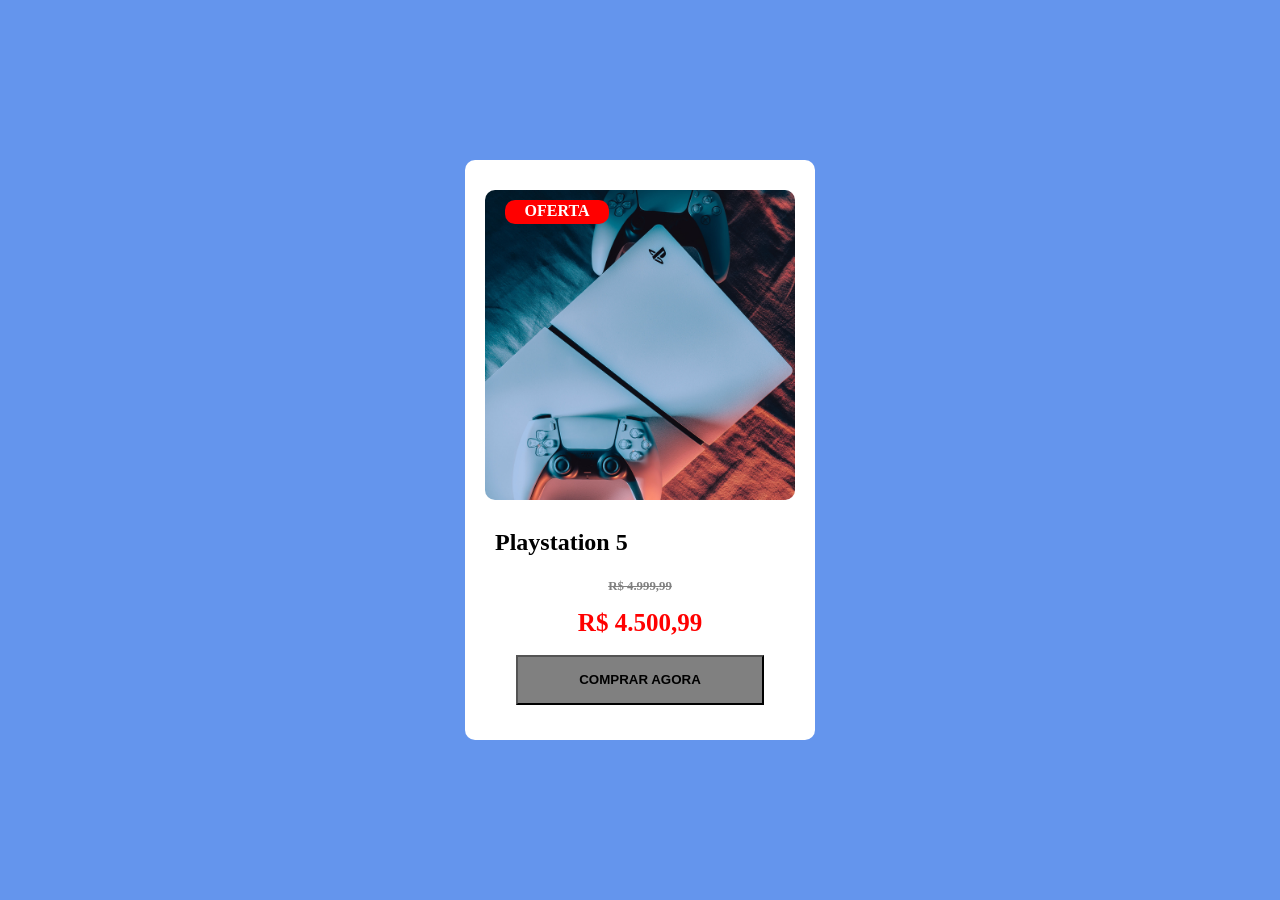
<file: projeto1/index.html>
<!DOCTYPE html>
<html lang="pt-br">
<head>
    <meta charset="UTF-8">
    <meta name="viewport" content="width=device-width, initial-scale=1.0">
    <title>Card de Produto</title>
    <link rel="stylesheet" href="style.css">
</head>
<body>
    <main>
        <div class="div-imagen">
            <img src="ps5.jpg" alt="Playstation 5">
            <span><b>OFERTA</b></span>
        </div>

        <h2>Playstation 5</h2>

        <p class="precocortado"><b>R$ 4.999,99</b></p>
        <p><b>R$ 4.500,99</b></p>

        <div class="center">
            <button class="conteudo"><b>COMPRAR AGORA</b></button>
        </div>
    </main>
</body>
</html>
</file>
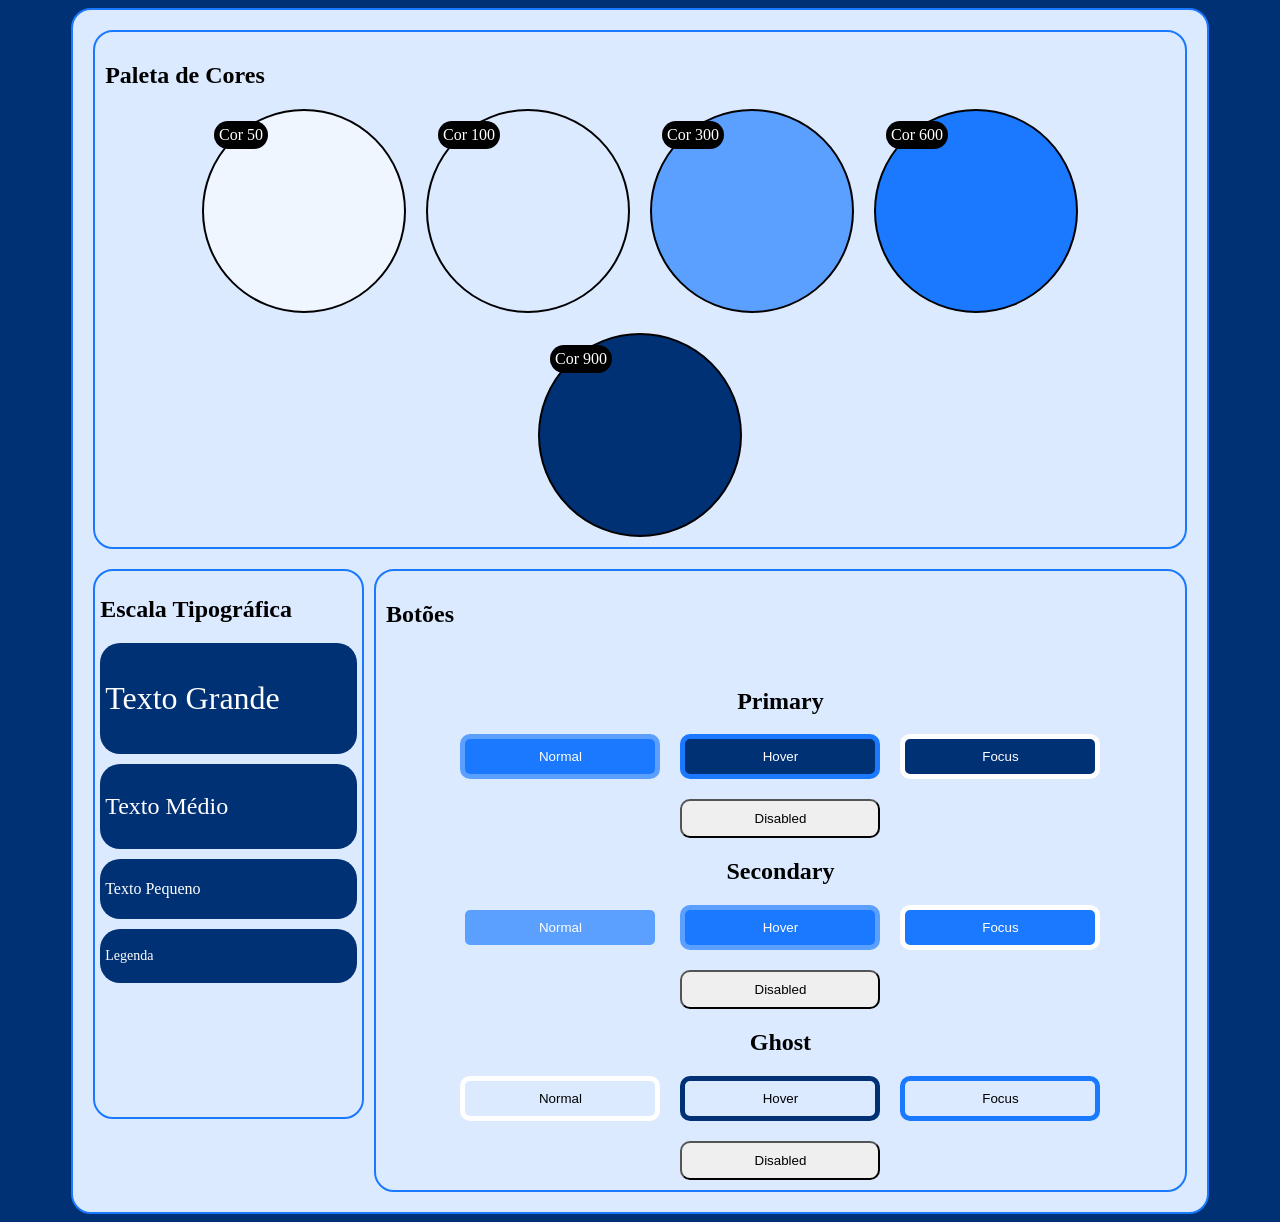
<file: projeto10/index.html>
<!DOCTYPE html>
<html lang="pt-br">
<head>
    <meta charset="UTF-8">
    <meta name="viewport" content="width=device-width, initial-scale=1.0">
    <title>Mini Design System</title>
    <link rel="stylesheet" href="style.css">
</head>
<body>
    <main>
        <section class="paleta">
            <h1>Paleta de Cores</h1>
            <div class="cores">
                <div class="quadrado" id="cor50"><label for="cor50">Cor 50</label></div>

                <div class="quadrado" id="cor100"><label for="cor100">Cor 100</label></div>
                
                <div class="quadrado" id="cor300"><label for="cor300">Cor 300</label></div>

                <div class="quadrado" id="cor600"><label for="cor600">Cor 600</label></div>
                
                <div class="quadrado" id="cor900"><label for="cor900">Cor 900</label></div>
                
            </div>
        </section>
        <section class="escalaEBotoes">
            <div class="escala">
                <h1>Escala Tipográfica</h1>
                <div class="texto" id="grande">
                    <p>Texto Grande</p>
                </div>
                <div class="texto" id="medio">
                    <p>Texto Médio</p>
                </div>
                <div class="texto" id="pequeno">
                    <p>Texto Pequeno</p>
                </div>
                <div class="texto" id="legenda">
                    <p>Legenda</p>
                </div>
            </div>
            <div class="botoes">
                <h1>Botões</h1>
                    <div class="osbotoes"></div>
                        <div id="primary">
                            <h2>Primary</h2>
                            <div class="meusbotoes">
                                <button class="normal">Normal</button>
                                <button class="hover">Hover</button>
                                <button class="focus">Focus</button>
                                <button class="disabled">Disabled</button>
                            </div>
                        </div>

                        <div id="secondary">
                            <h2>Secondary</h2>
                            <div class="meusbotoes">
                                <button class="normal">Normal</button>
                                <button class="hover">Hover</button>
                                <button class="focus">Focus</button>
                                <button class="disabled">Disabled</button>
                            </div>
                        </div>

                        <div id="ghost">
                            <h2>Ghost</h2>
                            <div class="meusbotoes">
                                <button class="normal">Normal</button>
                                <button class="hover">Hover</button>
                                <button class="focus">Focus</button>
                                <button class="disabled">Disabled</button>
                            </div>
                        </div>
                    </div>
            </div>
        </section>
    </main>
</body>
</html>
</file>
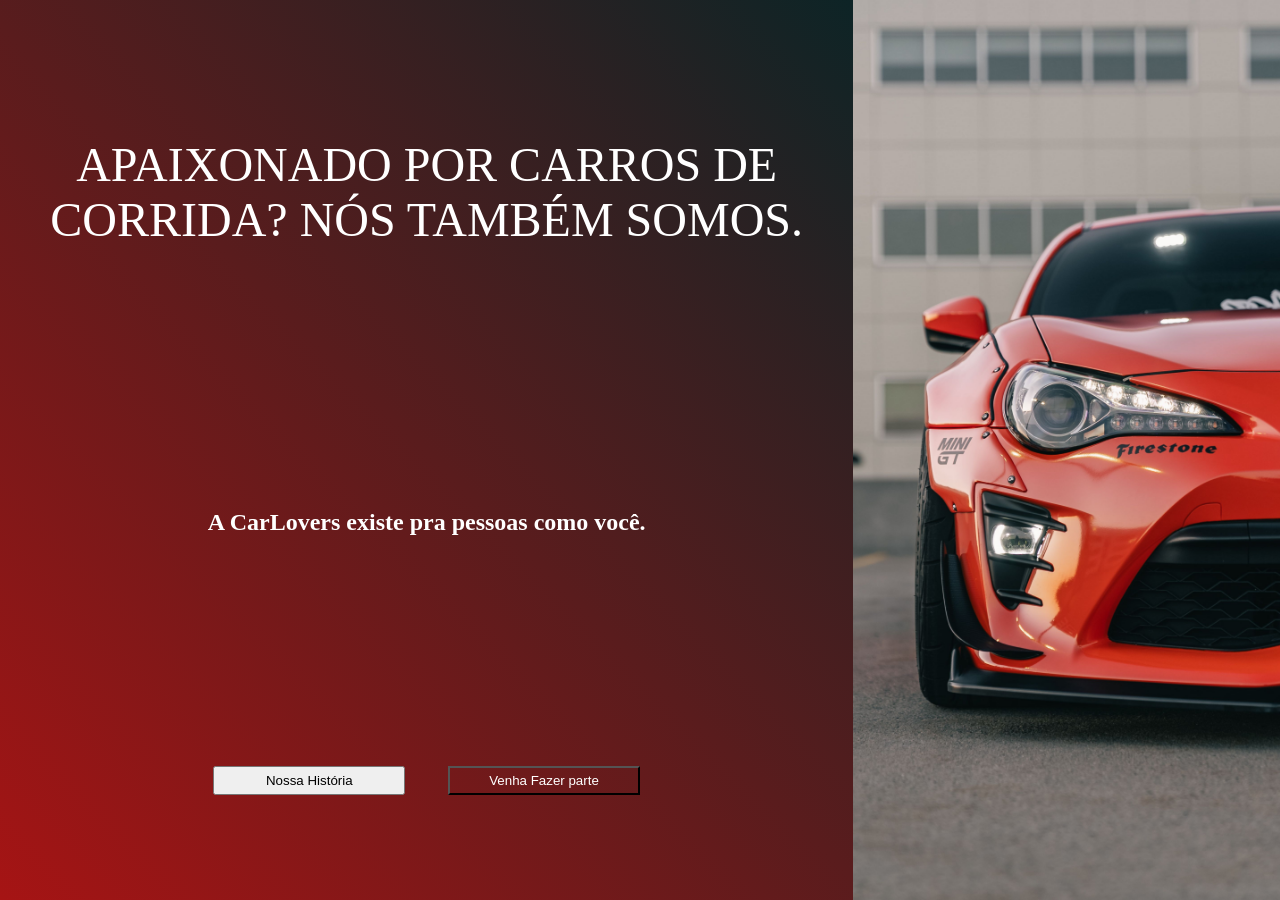
<file: projeto3/index.html>
<!DOCTYPE html>
<html lang="pt-br">
<head>
    <meta charset="UTF-8">
    <meta name="viewport" content="width=device-width, initial-scale=1.0">
    <link rel="stylesheet" href="style.css">
    <title>Hero Section</title>
</head>
<body>
    <main>
        <h1>APAIXONADO POR CARROS DE CORRIDA? NÓS TAMBÉM SOMOS.</h1>

        <h2>A CarLovers existe pra pessoas como você.</h2>

        <div class="buttons">
            <button class="filled">Nossa História</button>

            <button class="outline">Venha Fazer parte</button>
        </div>
    </main>
    <img src="carro.jpg" alt="Imagem de um carro">
</body>
</html>
</file>
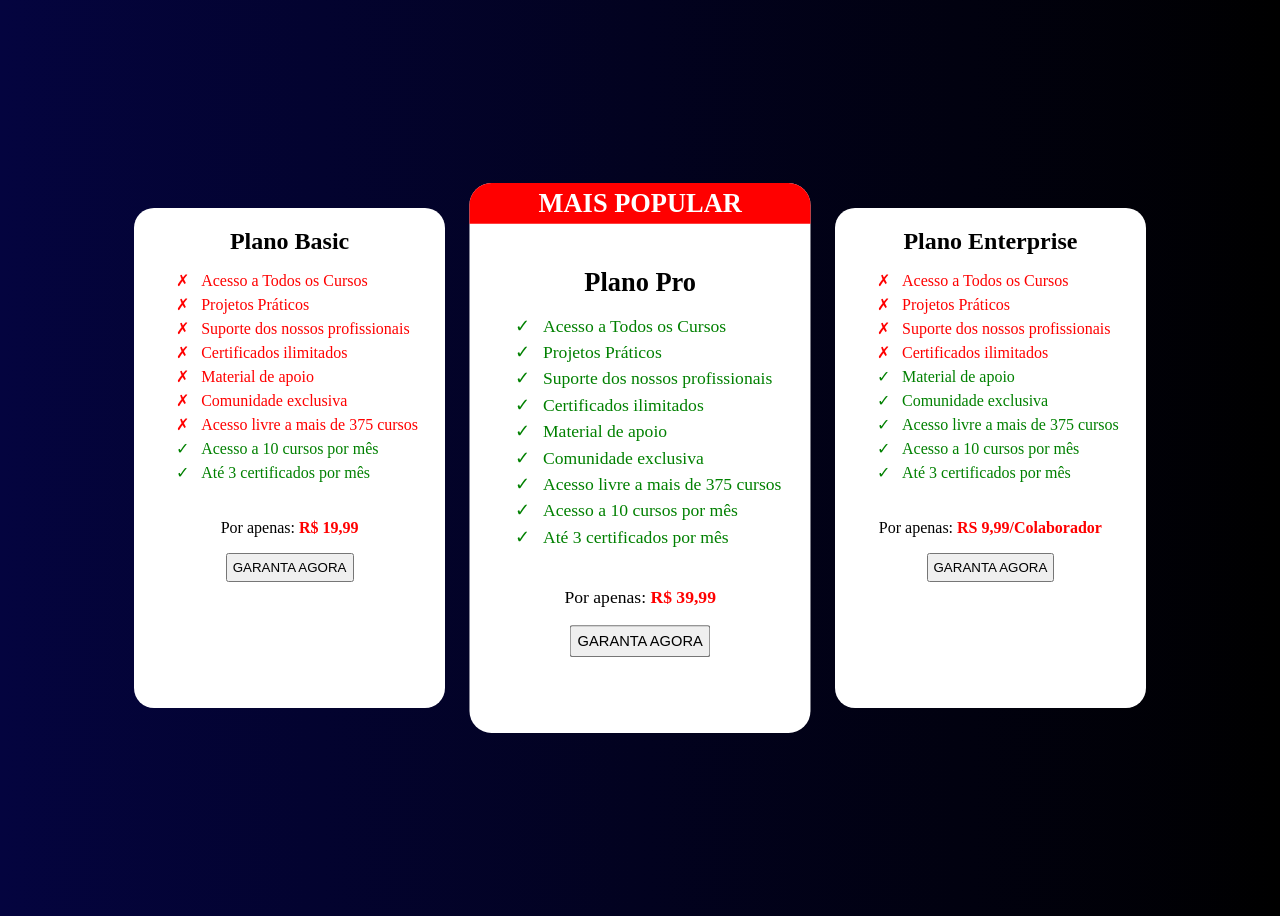
<file: projeto4/index.html>
<!DOCTYPE html>
<html lang="pt-br">
<head>
    <meta charset="UTF-8">
    <meta name="viewport" content="width=device-width, initial-scale=1.0">
    <title>Pricing Cards</title>
    <link rel="stylesheet" href="style.css">
</head>
<body>
    <main>
        <section>
            <h1>Plano Basic</h1>
            <ul>
                <li class="nao">Acesso a Todos os Cursos</li>
                <li class="nao">Projetos Práticos</li>
                <li class="nao">Suporte dos nossos profissionais</li>
                <li class="nao">Certificados ilimitados</li>
                <li class="nao">Material de apoio</li>
                <li class="nao">Comunidade exclusiva</li>
                <li class="nao">Acesso livre a mais de 375 cursos</li>
                <li class="sim">Acesso a 10 cursos por mês</li>
                <li class="sim">Até 3 certificados por mês</li>
            </ul>

            <p> Por apenas: <b>R$ 19,99</b></p>

            <button>GARANTA AGORA</button>
        </section>

        <section class="destaque">
            <h2>MAIS POPULAR</h2>

            <h1>Plano Pro</h1>

            <ul>
                <li class="sim">Acesso a Todos os Cursos</li>
                <li class="sim">Projetos Práticos</li>
                <li class="sim">Suporte dos nossos profissionais</li>
                <li class="sim">Certificados ilimitados</li>
                <li class="sim">Material de apoio</li>
                <li class="sim">Comunidade exclusiva</li>
                <li class="sim">Acesso livre a mais de 375 cursos</li>
                <li class="sim">Acesso a 10 cursos por mês</li> 
                <li class="sim">Até 3 certificados por mês</li>
            </ul>

            <p> Por apenas: <b>R$ 39,99</b></p>

            <button>GARANTA AGORA</button>
        </section>

        <section>
            <h1>Plano Enterprise</h1>

            <ul>
                <li class="nao">Acesso a Todos os Cursos</li>
                <li class="nao">Projetos Práticos</li>
                <li class="nao">Suporte dos nossos profissionais</li>
                <li class="nao">Certificados ilimitados</li>
                <li class="sim">Material de apoio</li>
                <li class="sim">Comunidade exclusiva</li>
                <li class="sim">Acesso livre a mais de 375 cursos</li>
                <li class="sim">Acesso a 10 cursos por mês</li>
                <li class="sim">Até 3 certificados por mês</li>
            </ul>

            <p> Por apenas: <b>RS 9,99/Colaborador</b></p>

            <button>GARANTA AGORA</button>
        </section>
    </main>
</body>
</html>
</file>
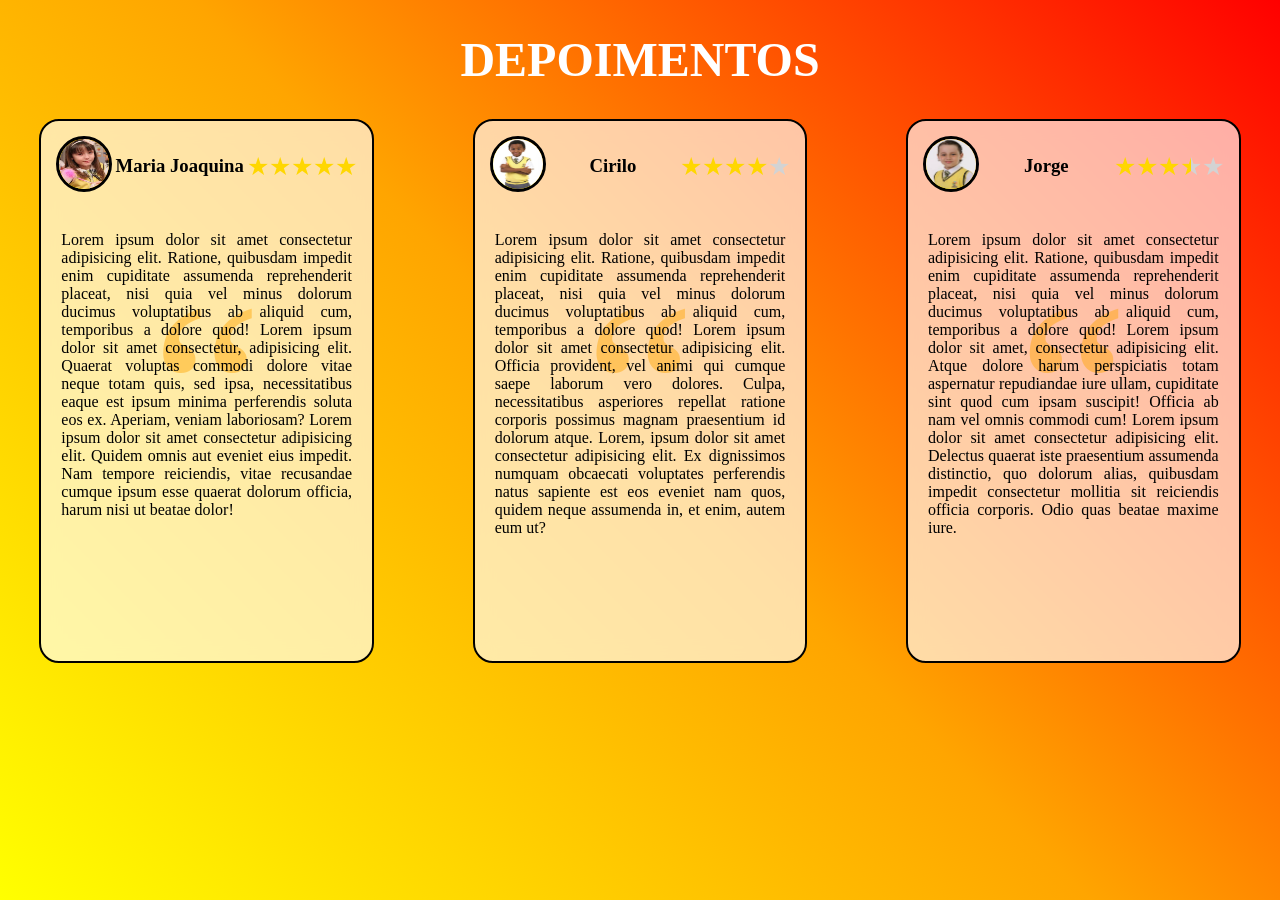
<file: projeto5/index.html>
<!DOCTYPE html>
<html lang="pt-br">
<head>
    <meta charset="UTF-8">
    <meta name="viewport" content="width=device-width, initial-scale=1.0">
    <title>Grade de Depoimentos</title>
    <link rel="stylesheet" href="style.css">
</head>
<body>
    <header>
        <h1>DEPOIMENTOS</h1>
    </header>
    <main>
        <section>
            <div class="usuario">
                <img src="mariajoaquina.jpg" alt="">
                <h3>Maria Joaquina</h3>
                <div class="rating">
                    <span>★</span>
                    <span>★</span>
                    <span>★</span>
                    <span>★</span>
                    <span>★</span>
                </div>
            </div>
            <div class="depoimento">
                <p>Lorem ipsum dolor sit amet consectetur adipisicing elit. Ratione, quibusdam impedit enim cupiditate assumenda reprehenderit placeat, nisi quia vel minus dolorum ducimus voluptatibus ab aliquid cum, temporibus a dolore quod!
                Lorem ipsum dolor sit amet consectetur, adipisicing elit. Quaerat voluptas commodi dolore vitae neque totam quis, sed ipsa, necessitatibus eaque est ipsum minima perferendis soluta eos ex. Aperiam, veniam laboriosam? Lorem ipsum dolor sit amet consectetur adipisicing elit. Quidem omnis aut eveniet eius impedit. Nam tempore reiciendis, vitae recusandae cumque ipsum esse quaerat dolorum officia, harum nisi ut beatae dolor!
                </p>
            </div>
        </section>
        <section>
            <div class="usuario">
                <img src="cirilo.jpg" alt="">
                <h3>Cirilo</h3>
                <div class="rating">
                    <span>★</span>
                    <span>★</span>
                    <span>★</span>
                    <span>★</span>
                    <span class="vazia">★</span>
                </div>
            </div>
            <div class="depoimento">
                <p>Lorem ipsum dolor sit amet consectetur adipisicing elit. Ratione, quibusdam impedit enim cupiditate assumenda reprehenderit placeat, nisi quia vel minus dolorum ducimus voluptatibus ab aliquid cum, temporibus a dolore quod! Lorem ipsum dolor sit amet consectetur adipisicing elit. Officia provident, vel animi qui cumque saepe laborum vero dolores. Culpa, necessitatibus asperiores repellat ratione corporis possimus magnam praesentium id dolorum atque. Lorem, ipsum dolor sit amet consectetur adipisicing elit. Ex dignissimos numquam obcaecati voluptates perferendis natus sapiente est eos eveniet nam quos, quidem neque assumenda in, et enim, autem eum ut?</p>
            </div>
        </section>
        <section>
            <div class="usuario">
                <img src="jorge.jpg" alt="">
                <h3>Jorge</h3>
                <div class="rating">
                    <span>★</span>
                    <span>★</span>
                    <span>★</span>
                    <span class="meia">★</span>
                    <span class="vazia">★</span>
                </div>
            </div>
            <div class="depoimento">
                <p>Lorem ipsum dolor sit amet consectetur adipisicing elit. Ratione, quibusdam impedit enim cupiditate assumenda reprehenderit placeat, nisi quia vel minus dolorum ducimus voluptatibus ab aliquid cum, temporibus a dolore quod! Lorem ipsum dolor sit amet, consectetur adipisicing elit. Atque dolore harum perspiciatis totam aspernatur repudiandae iure ullam, cupiditate sint quod cum ipsam suscipit! Officia ab nam vel omnis commodi cum! Lorem ipsum dolor sit amet consectetur adipisicing elit. Delectus quaerat iste praesentium assumenda distinctio, quo dolorum alias, quibusdam impedit consectetur mollitia sit reiciendis officia corporis. Odio quas beatae maxime iure.</p>
            </div>
        </section>
    </main>
</body>
</html>
</file>
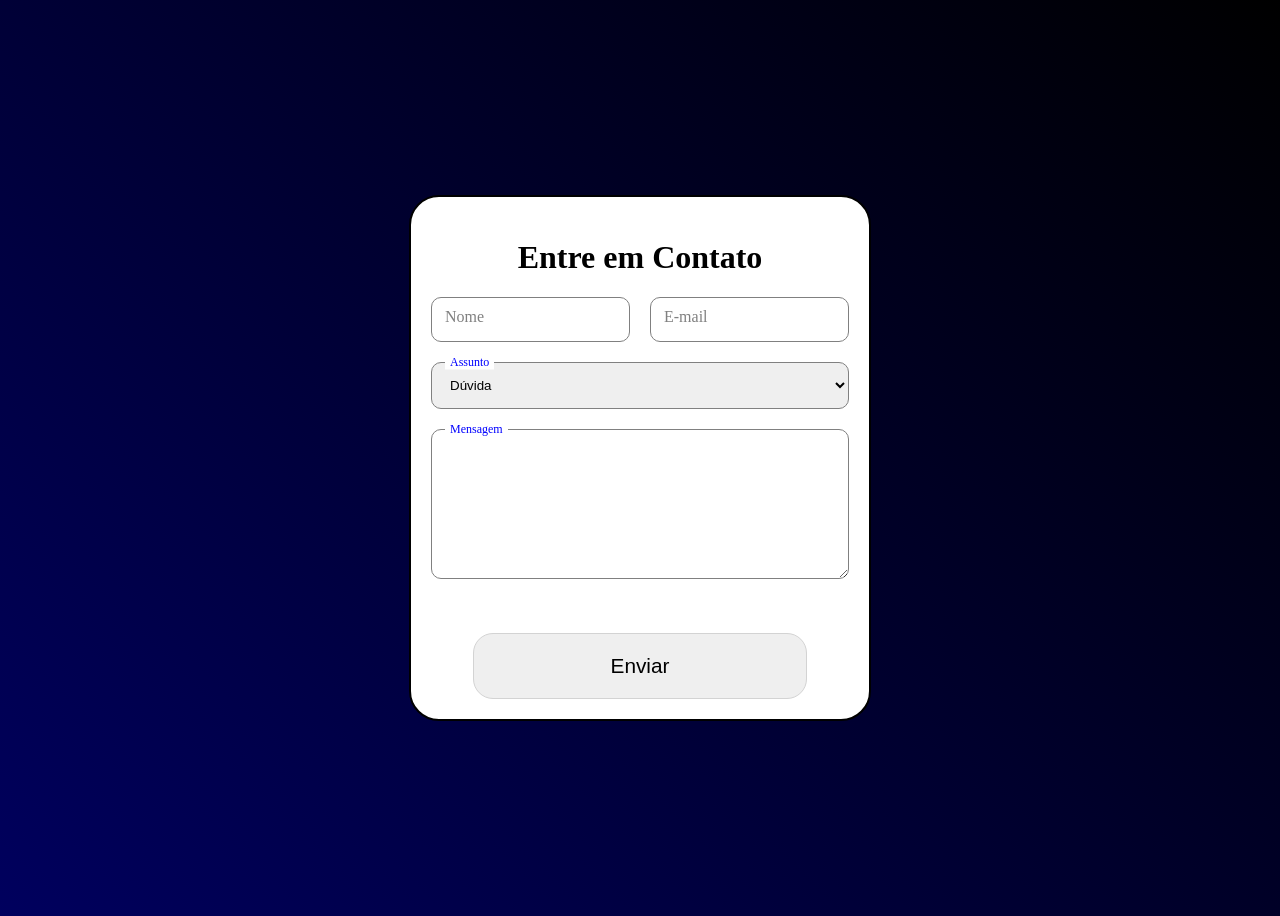
<file: projeto6/index.html>
<!DOCTYPE html>
<html lang="pt-br">
<head>
    <meta charset="UTF-8">
    <meta name="viewport" content="width=device-width, initial-scale=1.0">
    <title>Formulário de Contato</title>
    <link rel="stylesheet" href="style.css">
</head>
<body>
    <main>
        <h1>Entre em Contato</h1>
        <div class="contato">
            <div class="campo">
                <input type="text" id="nome" placeholder=" " required>
                <label for="nome">Nome</label>
            </div>
            <div class="campo">
                <input type="email" id="email" placeholder=" " required>
                <label for="email">E-mail</label>
            </div>
            <div class="campo">
                <select id="assunto" required>
                    <option value="duvida">Dúvida</option>
                    <option value="sugestao">Sugestão</option>
                    <option value="reclamacao">Reclamação</option>
                    <option value="outro">Outro</option>
                </select>
                <label for="assunto">Assunto</label>
            </div>
            <div class="campo">
                <textarea name="" id="mensagem"></textarea>
                <label for="mensagem">Mensagem</label>
            </div>
        </div>
        <button class="enviar">Enviar</button>
    </main>
</body>
</html>
</file>
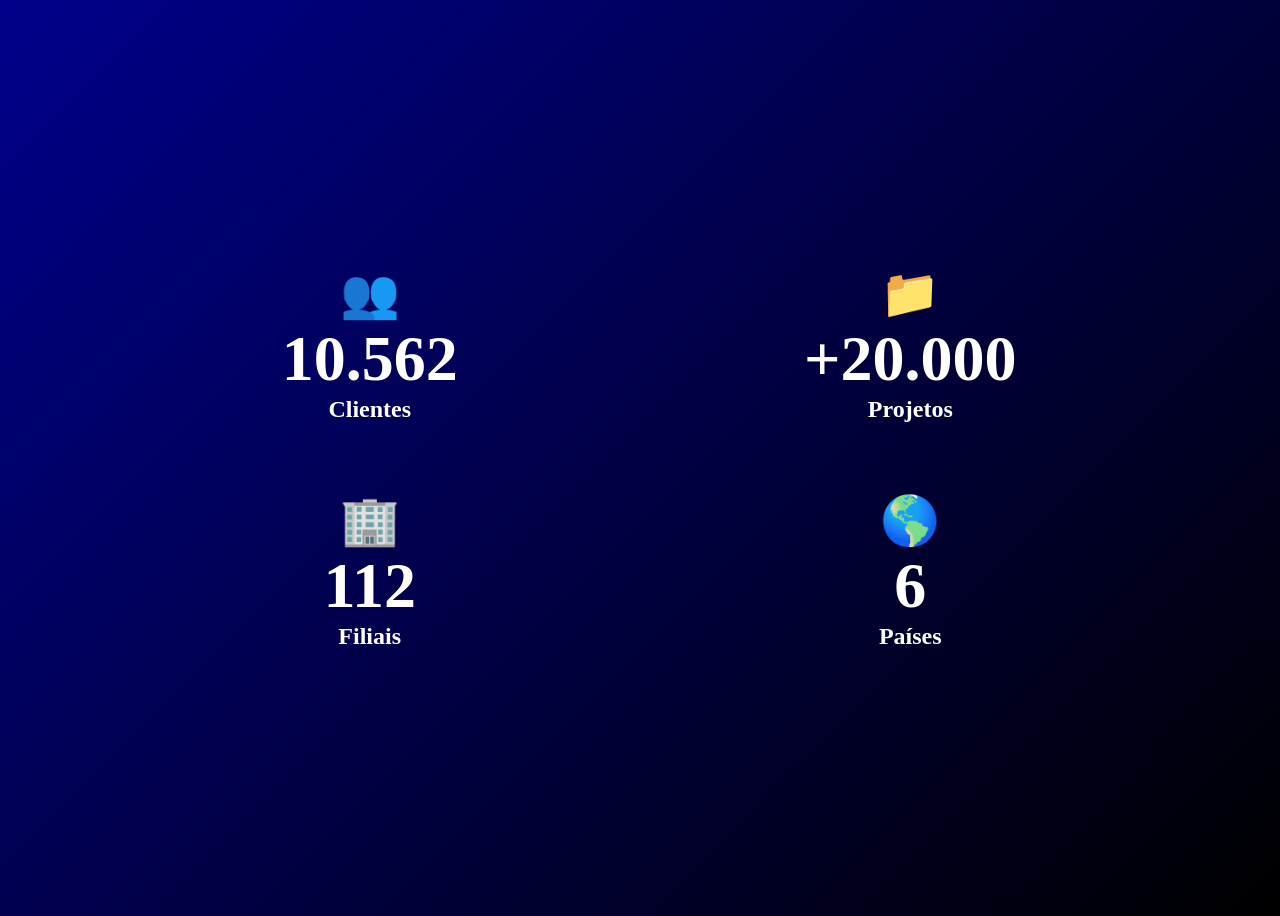
<file: projeto7/index.html>
<!DOCTYPE html>
<html lang="pt-br">
<head>
    <meta charset="UTF-8">
    <meta name="viewport" content="width=device-width, initial-scale=1.0">
    <title>Contadores Animados</title>
    <link rel="stylesheet" href="style.css">
</head>
<body>
    <main>
        <div>
            <div class="icone">👥</div>
            <h1 class="contador">10.562</h2>
            <h2>Clientes</h2>
        </div>
        <div>
            <div class="icone">📁</div>
            <h1 class="contador">+20.000</h2>
            <h2>Projetos</h2>
        </div>
        <div>
            <div class="icone">🏢</div>
            <h1 class="contador">112</h2>
            <h2>Filiais</h2>
        </div>
        <div>
            <div class="icone">🌎</div>
            <h1 class="contador">6</h2>
            <h2>Países</h2>
        </div>
    </main>
</body>
</html>
</file>
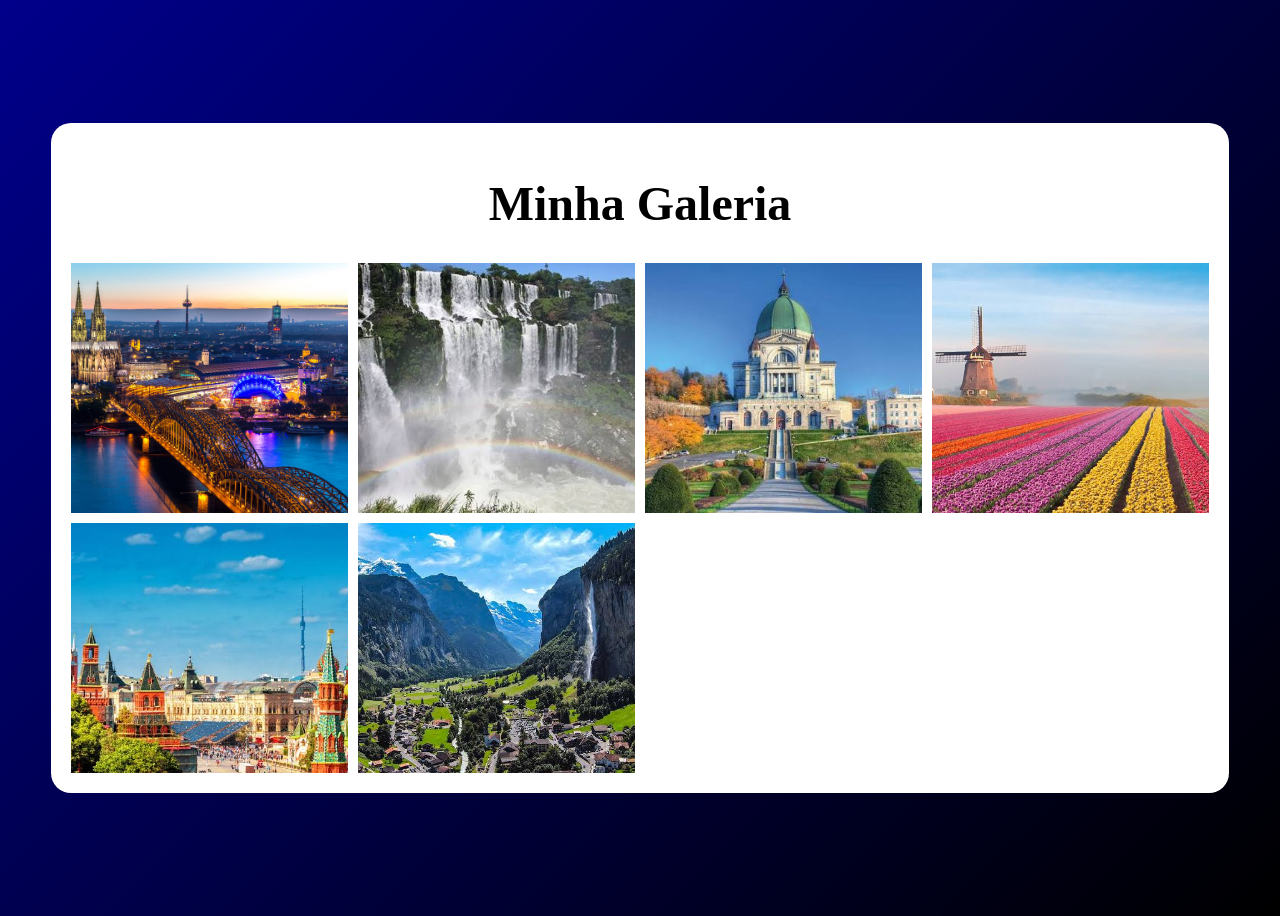
<file: projeto8/index.html>
<!DOCTYPE html>
<html lang="pt-br">
<head>
    <meta charset="UTF-8">
    <meta name="viewport" content="width=device-width, initial-scale=1.0">
    <title>Galeria de Imagens com Hover Effect</title>
    <link rel="stylesheet" href="style.css">
</head>
<body>
    <main>
        <h1>Minha Galeria</h1>
        <div class="galeria">
        <div class="imagem">
            <img src="alemanha.jpg" alt="">
            <p class="texto">Alemanha</p>
        </div>
        <div class="imagem">
            <img src="brasil.jpg" alt="">
            <p class="texto">Brasil</p>
        </div>
        <div class="imagem">
            <img src="canada.jpg" alt="">
            <p class="texto">Canadá</p>
        </div>
        <div class="imagem">
            <img src="holanda.jpg" alt="">
            <p class="texto">Holanda</p>
        </div>
        <div class="imagem">
            <img src="russia.jpg" alt="">
            <p class="texto">Rússia</p>
        </div>
        <div class="imagem">
            <img src="suica.jpg" alt="">
            <p class="texto">Suíça</p>
        </div>
        </div>
    </main>
</body>
</html>
</file>
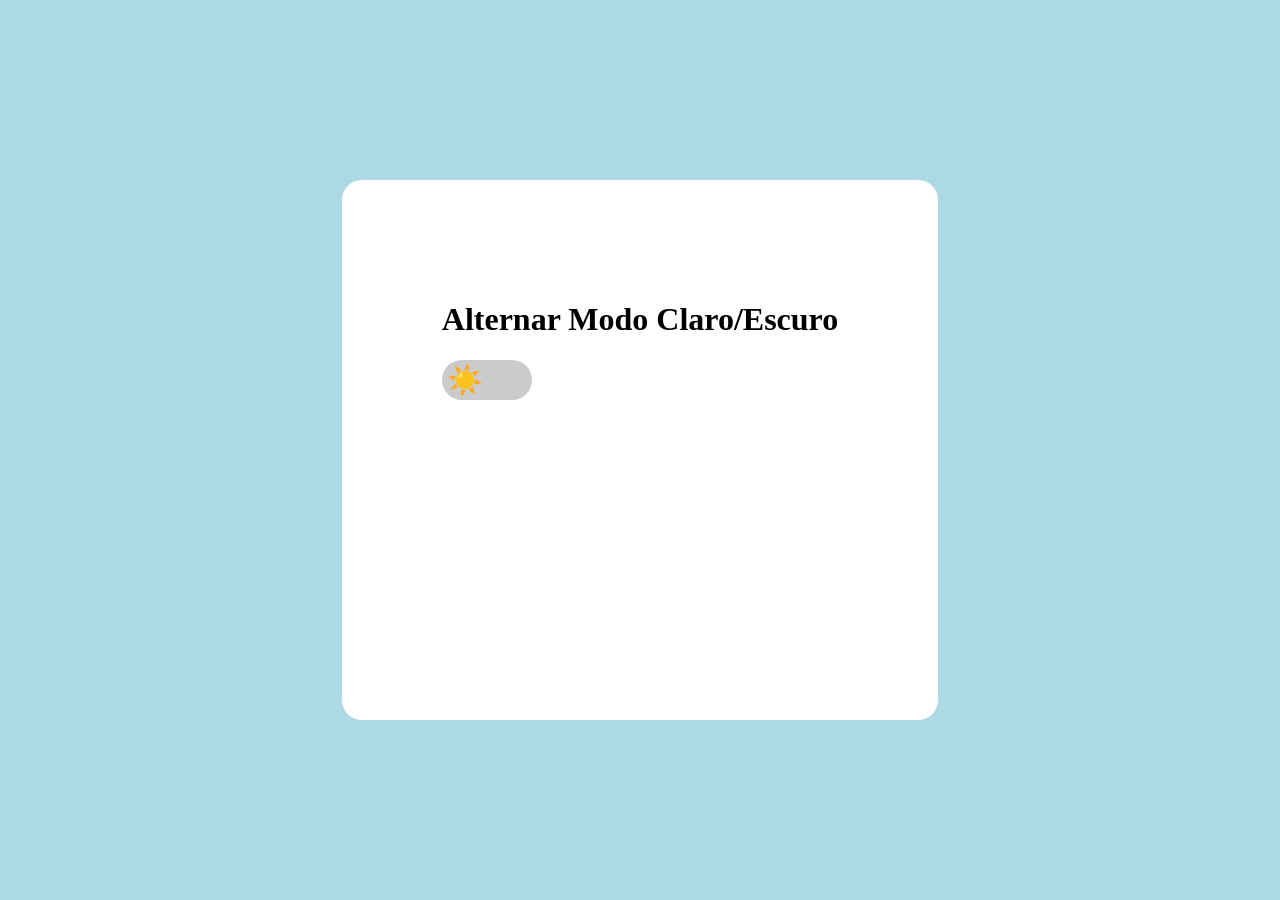
<file: projeto9/index.html>
<!DOCTYPE html>
<html lang="pt-br">
<head>
    <meta charset="UTF-8">
    <meta name="viewport" content="width=device-width, initial-scale=1.0">
    <title>Dark Mode</title>
    <link rel="stylesheet" href="style.css">
</head>
<body>
    <main>
        <h1>Alternar Modo Claro/Escuro</h1>
        <input type="checkbox" id="modo">
        <label for="modo"></label>
    </main>
</body>
</html>
</file>
<file: projeto1/style.css>
main {
    position: relative;
    border-radius: 10px;
    min-width: 100px;
    max-width: 400px;
    height: 60%;
    background-color: white;
    display: grid;
    justify-content: center;
    padding: 20px;
}

main:hover {
    transform: translateY(-10px);
}

body {
    margin: auto;
    display: flex;
    justify-content: center;
    align-items: center;
    background-color: cornflowerblue;
    height: 100vh;
}

img {
    margin-top: 10px;
    width: 310px;
    aspect-ratio: 1 / 1;
    object-fit: cover;
    margin-bottom: 0;
    border-radius: 10px;
}


h2 {
    padding-left: 10px;
    margin-top: 10px;
    margin-bottom: 0;
}

p {
    display: flex;
    font-size: 25px;
    color: red;
    justify-content: center;
    align-items: center;
    margin-top: 0;
    margin-bottom: 10px;
}

button {
    width: 80%;
    height: 50px;
    background-color: grey;
}

button:hover {
    color: white;
    background-color: green;
    transform: scaleX(1.15);
    box-shadow: 0 5px 25px black;
}

span {
    height: 20px;
    width: 100px;
    padding: 2px;
    background-color: red;
    position: absolute;
    top: 40px;
    left: 40px;
    border-radius: 10px;
    color: white;
    display: flex;
    justify-content: center;
}

.center {
    display: flex;
    justify-content: center;
}

.precocortado {
    margin-top: 0;
    margin-bottom: 0;
    color: grey;
    text-decoration: line-through;
    font-size: 80%;
}
</file>
<file: projeto10/style.css>
:root {
    --1cor-50: hsl(215, 100%, 97%);
    --1cor-100: hsl(215, 100%, 93%);
    --1cor-300: hsl(215, 100%, 68%);
    --1cor-600: hsl(215, 100%, 55%);
    --1cor-900: hsl(215, 100%, 23%);

    --grande: 2rem;
    --medio: 1.5rem;
    --pequeno: 1rem;
    --legenda: 0.875rem;
}


body {
    min-height: 100vh;
    display: flex;
    justify-content: center;
    align-items: center;
    background-color: var(--1cor-900);
}

main {
    min-height: 90vh;
    width: 90%;
    padding: 20px;
    border-radius: 20px;
    border: 2px solid var(--1cor-600);
    box-sizing: border-box;
    background-color: var(--1cor-100);
}

.paleta {
    padding: 10px;
    box-sizing: border-box;
    border-radius: 20px;
    border: 2px solid var(--1cor-600);
    margin-bottom: 20px;
}

.cores {
    display: flex;
    flex-wrap: wrap;
    justify-content: center;
    gap: 20px;
}

#cor50 {
    background-color: var(--1cor-50);
}

#cor100 {
    background-color: var(--1cor-100);
}

#cor300 {
    background-color: var(--1cor-300);
}

#cor600 {
    background-color: var(--1cor-600);
}

#cor900 {
    background-color: var(--1cor-900);
}

.quadrado {
    position: relative;
    border: 2px solid black;
    height: 200px;
    width: 200px;
    border-radius: 360px;
}

label {
    position: absolute;
    left: 10px;
    top: 10px;
    background-color: black;
    color: white;
    padding: 5px;
    border-radius: 20px;
}

@media(max-width:768px) {

    .quadrado {
        height: 100px;
        width: 100px;
    }

    .escalaEBotoes {
        display: flex;
        flex-wrap: wrap;
    }

    .botoes {
    }
}

#grande p {
    font-size: var(--grande);
}

#medio p {
    font-size: var(--medio);
}

#pequeno p {
    font-size: var(--pequeno);
}

#legenda p {
    font-size: var(--legenda);
}

.texto {
    padding: 5px;
    margin-bottom: 10px;
    background-color: var(--1cor-900);
    border-radius: 20px;
    color: white;
}

.escala {
    display: inline-block;
    padding: 5px;
    box-sizing: border-box;
    border-radius: 20px;
    border: 2px solid var(--1cor-600);
    max-height: 550px;
}

.botoes {
    display: inline-block;
    padding: 10px;
    box-sizing: border-box;
    border-radius: 20px;
    border: 2px solid var(--1cor-600);
}

.escalaEBotoes {
    display: grid;
    gap: 10px;
    grid-template-columns: 0.5fr 1.5fr;
}

.meusbotoes {
    display: flex;
    flex-wrap: wrap;
    justify-content: center;
    gap: 20px;
}

button {
    padding: 10px;
    width: 200px;
    border-radius: 10px;
}

h2 {
    text-align: center;
}

.osbotoes {
    padding: 10px;
}

#primary .normal {
    background-color: var(--1cor-600);
    border: 5px solid var(--1cor-300);
    color: white;
}

#primary .hover {
    background-color: var(--1cor-900);
    border: 5px solid var(--1cor-600);
    color: white;
}

#primary .focus {
    background-color: var(--1cor-900);
    color: white;
    border: 5px solid white;
}

#secondary .normal {
    background-color: var(--1cor-300);
    border: 5px solid var(--1cor-100);
    color: white;
}

#secondary .hover {
    background-color: var(--1cor-600);
    border: 5px solid var(--1cor-300);
    color: white;
}

#secondary .focus {
    background-color: var(--1cor-600);
    color: white;
    border: 5px solid white;
}

button:hover {
    cursor: pointer;
}

#ghost .normal {
    background-color: transparent;
    border: 5px solid white;
}

#ghost .hover {
    background-color: transparent;
    border: 5px solid var(--1cor-900);
}

#ghost .focus {
    background-color: transparent;
    border: 5px solid var(--1cor-600);
}

button:active {
    transform: scale(1.1);
}
</file>
<file: projeto3/style.css>
@font-face {
  font-family: 'Fonte';
  src: url('PLANK___.TTF') format('truetype');
  font-weight: normal;
  font-style: normal;
}

body {
    display: grid;
    margin: 0;
    grid-template-columns: 2fr 1fr;
    height: 100vh;
}

main {
    grid-column: 1;
    background-image: linear-gradient(45deg, #A61414, #0D2426);
    display: grid;
    align-items: center;
    justify-content: center;
    grid-template-rows: auto auto auto;
}

h1 {
    color: white;
    font-weight: 100;
    text-align: center;
    font-size: 300%;
    grid-row: 1;
}

h2 {
    color: white;
    text-align: center;
    grid-row: 2;
}

button {
    padding: 5px;
}

button:hover {
    transform: scale(1.25);
    box-shadow: 2px 2px black;
}

.buttons {
    padding-left: 25%;
    padding-right: 25%;
    grid-row: 3;
    display: grid;
    grid-template-columns: 1fr 1fr;
    gap: 10%;
}

.outline {
    background-color: transparent;
    color: white;
}

img {
    grid-column: 2;
    object-fit: cover;
    aspect-ratio: 1 / 1;
    width: 100%;
    height: 100vh;
}

@media (max-width: 768px) {

    body {
        grid-template-columns: 1fr;
        grid-template-rows: auto auto;
        height: auto;
    }

    main {
        grid-column: 1;
        grid-row: 1;
        min-height: 500px;
    }

    img {
        grid-column: 1;
        grid-row: 2;
        object-fit: cover;
        width: 100%;
        height: 325px;
    }

    h1 {
        font-size: 200%;
    }

}
</file>
<file: projeto4/style.css>
body {
    background-image: linear-gradient(to right, rgb(4, 4, 63), black);
    height: 100vh;
    display: flex;
    align-items: center;
}

main {
    width: 90%;
    display: grid;
    grid-template-columns: repeat(auto-fit, minmax(300px, 1fr));
    gap: 40px;
    align-items: center;
    margin: auto;
    padding: 10%;
}

section {
    max-width: 320px;
    height: 500px;
    background-color: white;
    border-radius: 20px;
    display: flex;
    flex-direction: column;
    align-items: center;
}

section:hover {
    box-shadow: 0px 10px 30px grey;
}

section:hover h1 {
    text-decoration: underline;
}

.destaque {
    transform: scale(1.1);
}

h1 {
    text-align: center;
    margin-bottom: 0;
}

h2 {
    width: 100%;
    margin-top: 0;
    text-align: center;
    background-color: red;
    border-top-left-radius: 20px;
    border-top-right-radius: 20px;
    padding-bottom: 5px;
    padding-top: 5px;
    color: white;
}

li {
    margin-bottom: 5px;
}

ul li.sim {
    list-style-type: "✓   ";
    color: green;
}

ul li.nao {
    color: red;
    text-decoration: dashed;
    list-style-type: "✗   ";
}

.preco {
    color: red;
    transform: scale(1.5);
}

b {
    color: red;
}

button {
    padding: 5px;
}

button:hover {
    background-color: green;
    color: white;
    transform: scale(1.1);
    box-shadow: 0px 10px 10px black;
}
</file>
<file: projeto5/style.css>
body {
    background-image: linear-gradient(45deg, yellow, orange, red);
    margin: 0;
    min-height: 100vh;
    height: auto;
}

header {
    display: flex;
    justify-content: center;
    text-align: center;
    align-items: center;
    height: 30%;
}

h1 {
    font-size: 300%;
    color: white;
}

main {
    min-height: 60vh;
    display: grid;
    grid-template-columns: 1fr 1fr 1fr;
    justify-items: center;
    gap: 20px;
}

section {
    background: rgba(255, 255, 255, 0.65);
    backdrop-filter: blur(10px);
    -webkit-backdrop-filter: blur(10px);

    min-height: 400px;
    margin-bottom: 20px;
    min-height: 100%;
    height: auto;
    width:  80%;
    border: 2px solid black;
    border-radius: 20px;
}

@media(max-width: 768px) {

    main {
        grid-template-columns: 1fr;
    }
}

.usuario {
    display: flex;
    grid-template-columns: 20% 30% 50%;
    padding: 15px;
    justify-content: space-between;
    flex-wrap: wrap;
}

img {
    border: 3px solid black;
    background: linear-gradient(45deg, yellow, orange);
    overflow: hidden;
    border-radius: 100%;
    height: 50px;
    width: 50px;
}

.rating {
    display: flex;
    align-items: center;
    justify-content: flex-end;
}

span {
    color: gold;
    font-size: 25px;
}

.depoimento {
    margin: 20px;
    text-align: justify;
}

.depoimento::before {
    content: "“";
    position: absolute;

    top: 50%;
    left: 50%;

    transform: translate(-50%, -50%);

    font-size: 250px;
    color: rgba(255, 165, 0, 0.45);

    z-index: -1;
}

.vazia {
    color: lightgray;
}

.meia {
    background: linear-gradient(to right, gold 50%, lightgray 50%);
    background-clip: text;
    -webkit-background-clip: text;
    color: transparent;
}
</file>
<file: projeto6/style.css>
body {
    min-height: 100vh;
    display: flex;
    align-items: center;
    justify-content: center;
    background-image: linear-gradient(45deg, rgb(0, 0, 94), black);
}

main {
    background-color: white;
    padding: 20px;
    border-radius: 30px;
    border: 2px solid black;
    text-align: center;
}

.contato {
    display: grid;
    grid-template-columns: 1fr 1fr;
    gap: 20px;
}

.campo {
    position: relative;
}

.campo input, .campo select, .campo textarea {
    width: 100%;
    padding: 14px;

    box-sizing: border-box;

    border: 1px solid grey;
    border-radius: 10px;
}

.campo label {
    position: absolute;
    left: 14px;
    top: 20px;

    transform: translateY(-50%);

    color: grey;
    background: transparent;

    pointer-events: none;

    transition: 0.2s ease;
}

.campo input:focus,
.campo select:focus,
.campo textarea:focus {
    border-color: blue;
    box-shadow: 0 0 8px lightblue;
    outline: none;
}

.campo input:focus + label,
.campo input:not(:placeholder-shown) + label {
    top: 0;
    transform: translateY(-50%);
    font-size: 12px;
    color: blue;
    background: white;
    padding: 0 5px;
}

.campo select:focus + label,
.campo select:not(:placeholder-shown) + label {
    top: 0;
    transform: translateY(-50%);
    font-size: 12px;
    color: blue;
    background: white;
    padding: 0 5px;
}

.campo textarea:focus + label,
.campo textarea:not(:placeholder-shown) + label {
    top: 0;
    transform: translateY(-50%);
    font-size: 12px;
    color: blue;
    background: white;
    padding: 0 5px;
}

input:valid {
    color: lightgreen;
}

input:invalid {
    color: rgb(244, 75, 75);
}

.campo:has(#assunto) {
    grid-column: 1 / 3;
    text-align: left;

    select {
        width: 100%;
        box-sizing: border-box;
    }
}


.campo:has(#mensagem) {
    grid-column: 1 / 3;
    text-align: left;

    textarea {
        width: 100%;
        height: 150px;
        box-sizing: border-box;
    }
}

button {
    width: 80%;
    border: 1px solid lightgrey;
    border-radius: 20px;
    padding: 20px;
    margin-top: 50px;
    font-size: 130%;
}

button:hover {
    background-color: darkblue;
    color: white;
}

@media (max-width: 768px) {
    .contato {
        grid-template-columns: 1fr;
    }

    .campo {
        grid-column: 1;
    }

    main {
        width: 80%;
        box-sizing: border-box;
    }
}
</file>
<file: projeto7/style.css>
body {
    background-image: linear-gradient(135deg, darkblue, black);
    min-height: 100vh;
    display: flex;
    align-items: center;
    justify-content: center;
}

main {
    display: grid;
    grid-template-columns: 1fr 1fr;
    gap: 70px;
    padding: 50px;
    width: 80%;
    text-align: center;
}

h1, h2 {
    margin-top: 0;
    margin-bottom: 0;
    color: white;
}

.icone {
    font-size: 300%;
}

h1 {
    font-size: 400%;
}

.contador {

    animation: surgirNumero 2s ease-out;
}

@keyframes surgirNumero {
    from {
        opacity: 0;
        transform: translateY(20px);
    }

    to {
        opacity: 1;
        transform: translateY(0);
    }
}

@media(max-width: 768px) {

    main {
        grid-template-columns: 1fr;
    }
}
</file>
<file: projeto8/style.css>
body {
    background-image: linear-gradient(135deg, darkblue, black);
    display: flex;
    justify-content: center;
    align-items: center;
    min-height: 100vh;
}

main {
    background-color: white;
    padding: 20px;
    width: 90%;

    border-radius: 20px;
    text-align: center;
}

h1 {
    font-size: 300%;
}

.galeria {
    display: grid;
    gap: 10px;
    grid-template-columns: repeat(auto-fill, minmax(250px, 1fr));
}

.imagem {
    height: 250px;
    position: relative;
    overflow: hidden;
}

.imagem img {
    width: 100%;
    height: 100%;
    object-fit: cover;
}

p {
    position: absolute;
    color: black;

    top: 5px;
    left: 5px;
    background-color: white;
    border-radius: 20px;
    padding: 5px;

    opacity: 0;
}

img:hover {
    filter: brightness(80%);

    transform: scale(1.1);
}

.imagem:hover p {
    animation: surgirTexto 0.8s ease-out;
    opacity: 1;
}

@keyframes surgirTexto {

    from {
        opacity: 0;
        transform: translateY(20px);
    }

    to {
        opacity: 1;
        transform: translateY(0);
    }
}
</file>
<file: projeto9/style.css>
:root {
    --background: lightblue;
    --main: white;
    --font: black;
    --label: rgb(203, 203, 203);
}

:root:has(#modo:checked) {
    --background: darkblue;
    --main: black;
    --font: white;
    --label: rgb(99, 98, 98);
}

body {
    background-color: var(--background);
    display: flex;
    align-items: center;
    justify-content: center;
    height: 100vh;
    margin: 0;
    transition: background-color 0.3s ease;
}

main {
    background-color: var(--main);
    height: 60%;
    max-width: 90%;
    padding: 100px;
    box-sizing: border-box;
    border-radius: 20px;
    transition: background-color 0.3s ease;
    text-align: center;
}

h1 {
    color: var(--font);
}


label {
    font-size: 300%;
    background-color: var(--label);
    padding: 20px;
    border-radius: 20px;
    text-align: left;
}

#modo {
    display: none;
}

label {
    display: flex;
    align-items: center;
    width: 90px;
    height: 40px;
    padding: 5px;
    
    background-color: var(--label); 
    border-radius: 50px;    
    cursor: pointer;
    box-sizing: border-box; 
}

label::after {
    content: "☀️";
    font-size: 1.8rem;
    margin-left: 0;
    transition: background-color 0.3s ease;
}

:root:has(#modo:checked) label::after {
    content: "🌙";
    margin-left: auto; 
}
</file>
